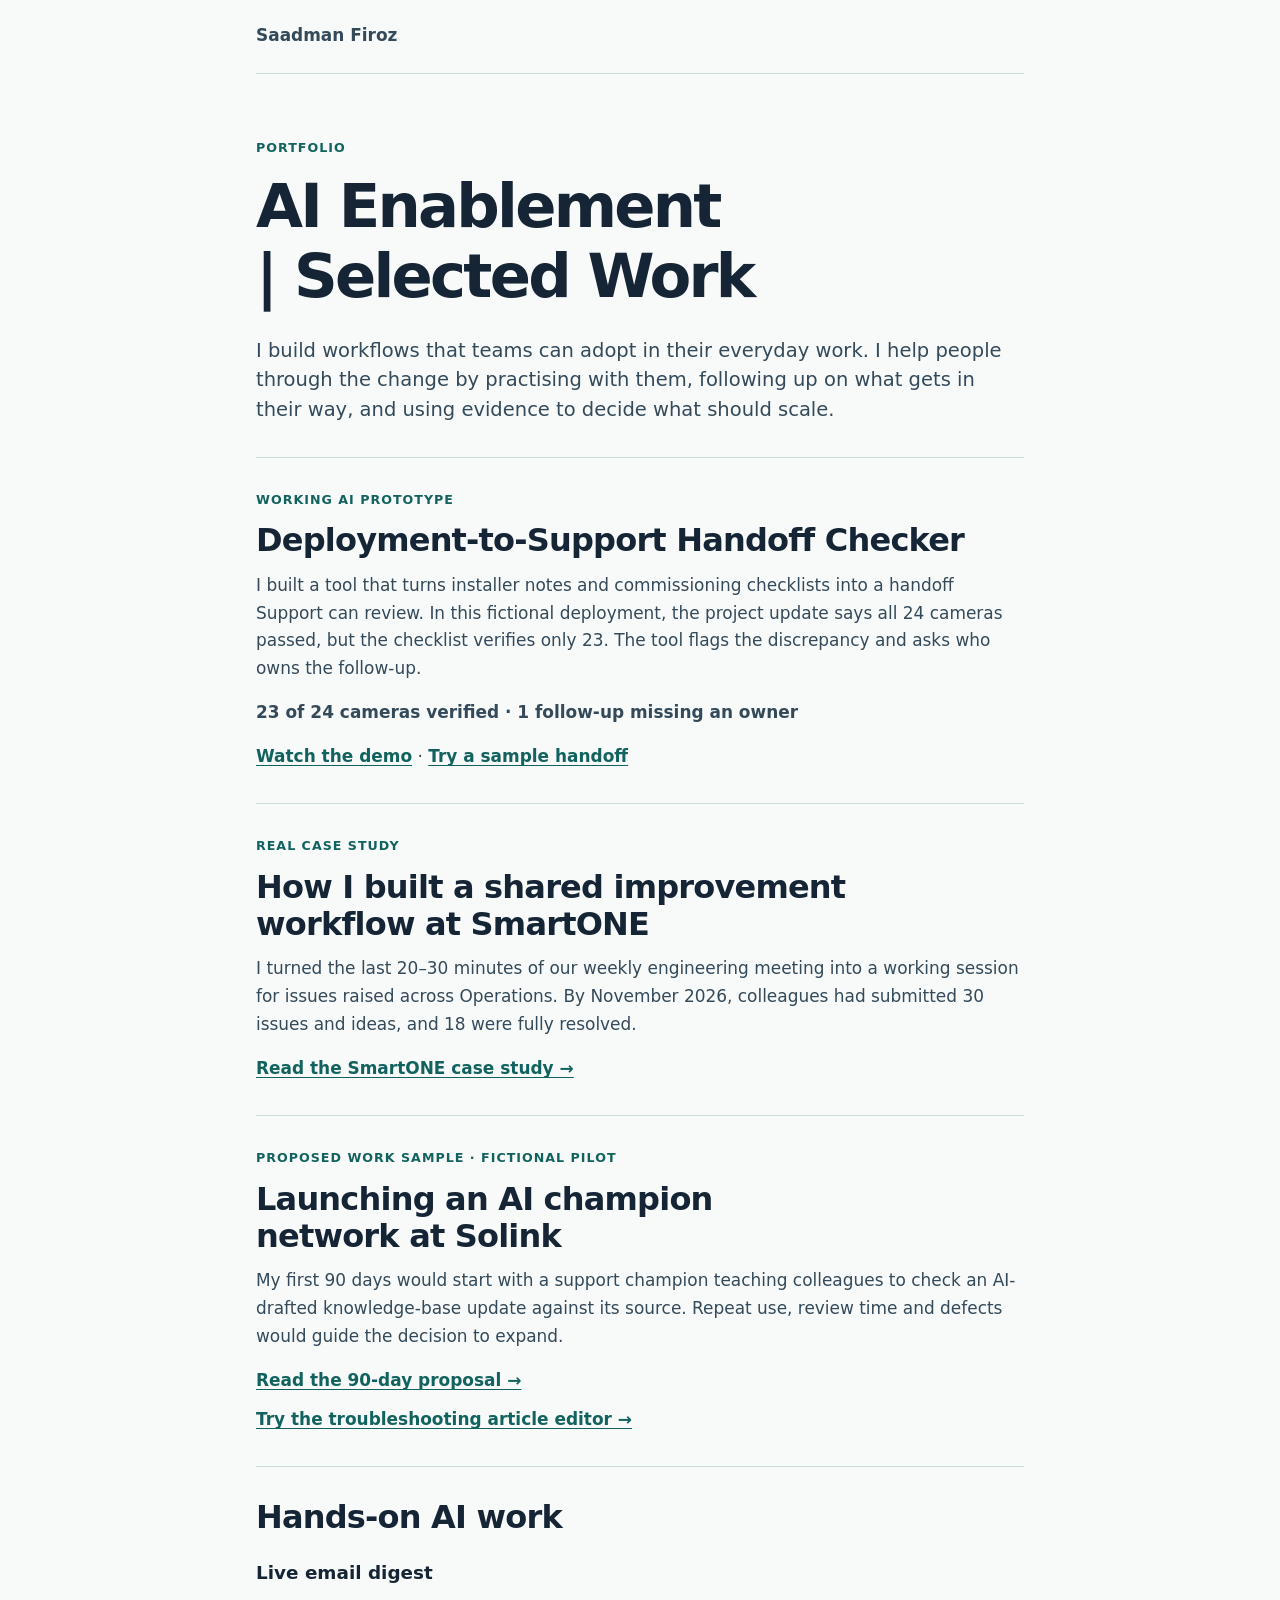
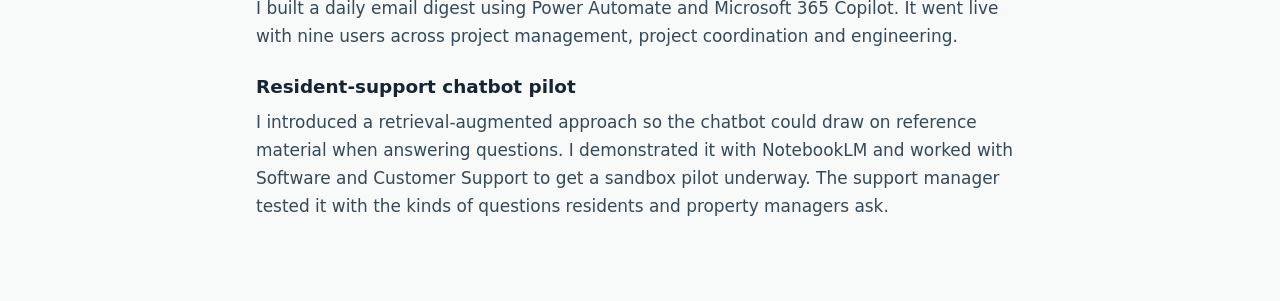
<file: index.html>
<!doctype html>
<html lang="en">
<head>
<meta charset="utf-8">
<meta name="viewport" content="width=device-width, initial-scale=1">
<title>AI Enablement | Selected Work | Saadman Firoz</title>
<link rel="stylesheet" href="./style.css">
</head>
<body>
<a class="skip" href="#main">Skip to content</a>
<header><span>Saadman Firoz</span></header>
<main id="main"><p class="label">Portfolio</p>
<h1>AI Enablement | Selected Work</h1>

<p class="intro">I build workflows that teams can adopt in their everyday work. I help people through the change by practising with them, following up on what gets in their way, and using evidence to decide what should scale.</p>
<section><p class="label">Working AI prototype</p><h2>Deployment-to-Support Handoff Checker</h2>
<p>I built a tool that turns installer notes and commissioning checklists into a handoff Support can review. In this fictional deployment, the project update says all 24 cameras passed, but the checklist verifies only 23. The tool flags the discrepancy and asks who owns the follow-up.</p>
<p><strong>23 of 24 cameras verified · 1 follow-up missing an owner</strong></p>
<p><a href="./handoff/watch.html">Watch the demo</a> · <a href="./handoff/index.html">Try a sample handoff</a></p></section>
<section><p class="label">Real case study</p><h2>How I built a shared improvement workflow at SmartONE</h2>
<p>I turned the last 20–30 minutes of our weekly engineering meeting into a working session for issues raised across Operations. By November 2026, colleagues had submitted 30 issues and ideas, and 18 were fully resolved.</p>
<a href="./shared-improvement-workflow.html">Read the SmartONE case study →</a></section>
<section><p class="label">Proposed work sample · Fictional pilot</p><h2>Launching an AI champion network at Solink</h2>
<p>My first 90 days would start with a support champion teaching colleagues to check an AI-drafted knowledge-base update against its source. Repeat use, review time and defects would guide the decision to expand.</p>
<a href="./ai-champion-network.html">Read the 90-day proposal →</a><p><a href="./troubleshooting-article-editor.html">Try the troubleshooting article editor →</a></p></section>
<section><h2>Hands-on AI work</h2>
<h3>Live email digest</h3><p>I built a daily email digest using Power Automate and Microsoft 365 Copilot. It went live with nine users across project management, project coordination and engineering.</p>
<h3>Resident-support chatbot pilot</h3><p>I introduced a retrieval-augmented approach so the chatbot could draw on reference material when answering questions. I demonstrated it with NotebookLM and worked with Software and Customer Support to get a sandbox pilot underway. The support manager tested it with the kinds of questions residents and property managers ask.</p></section>
</main>
</body></html>
</file>
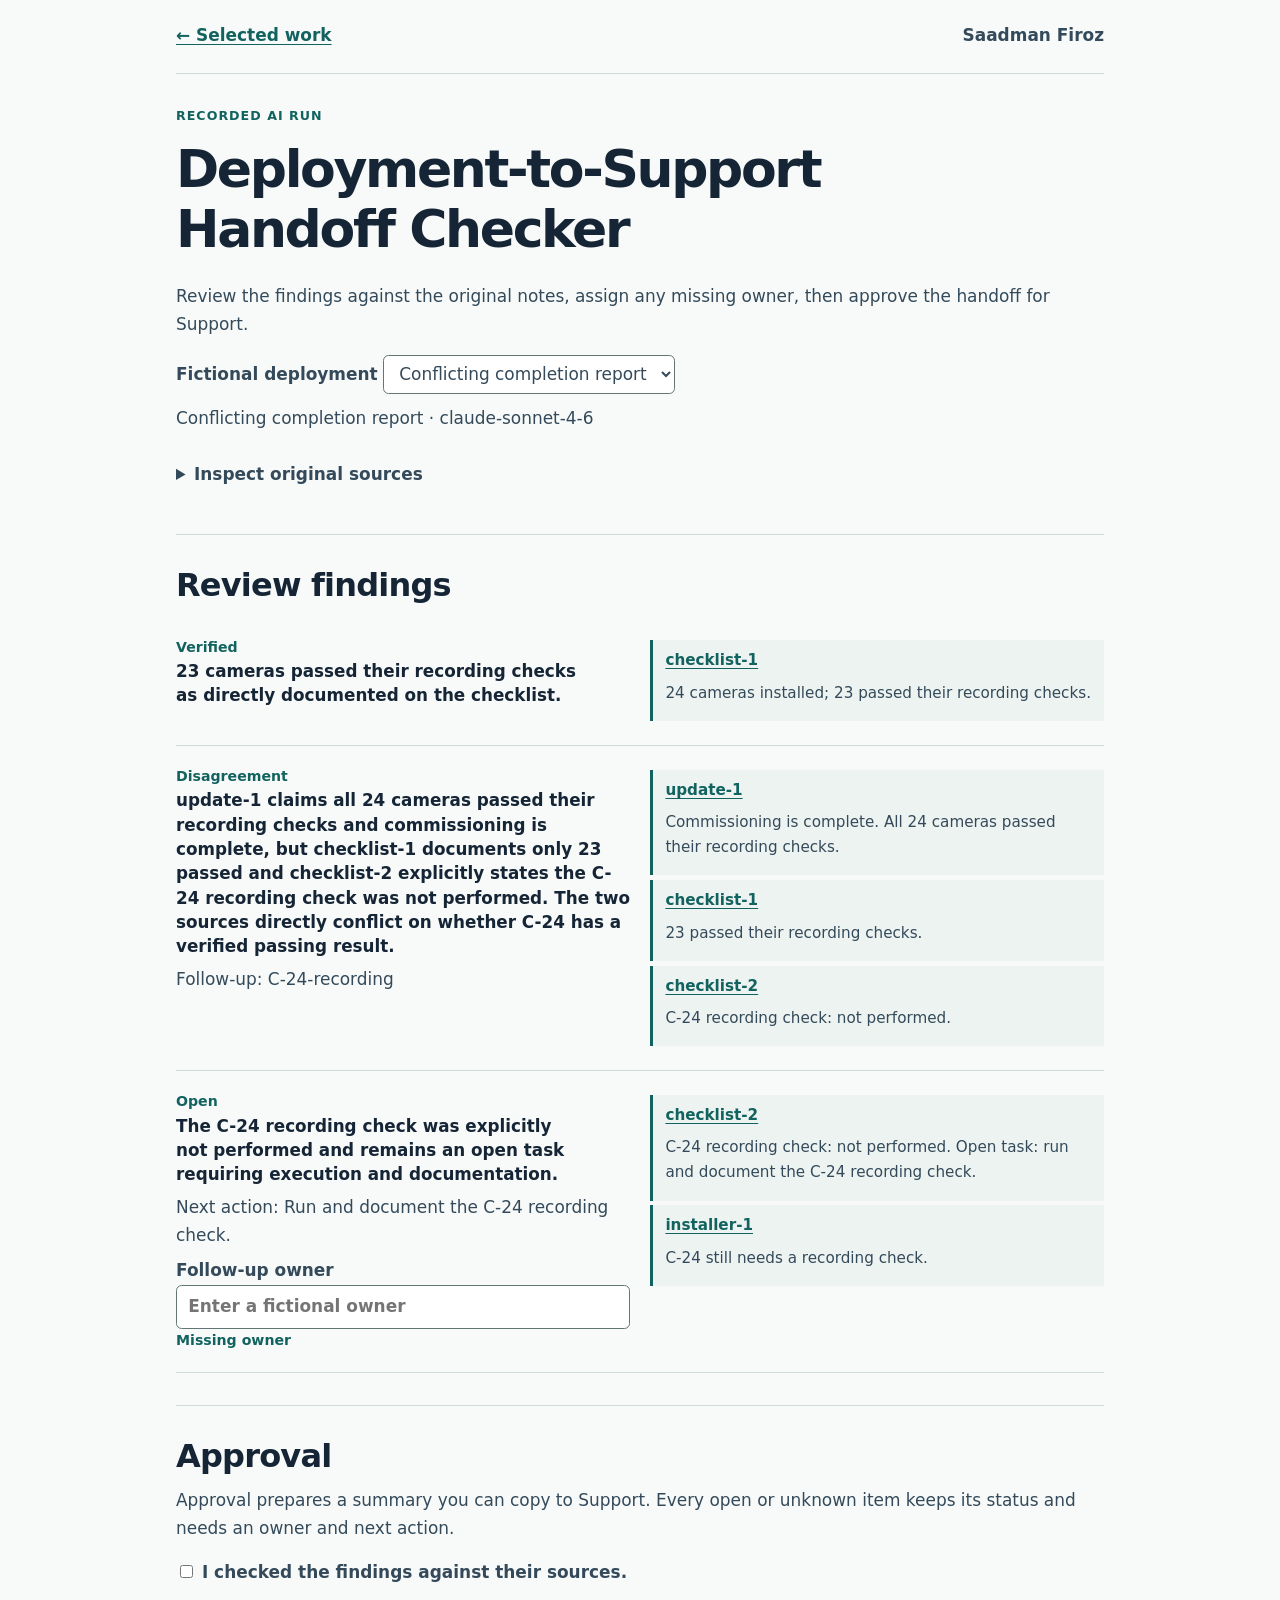
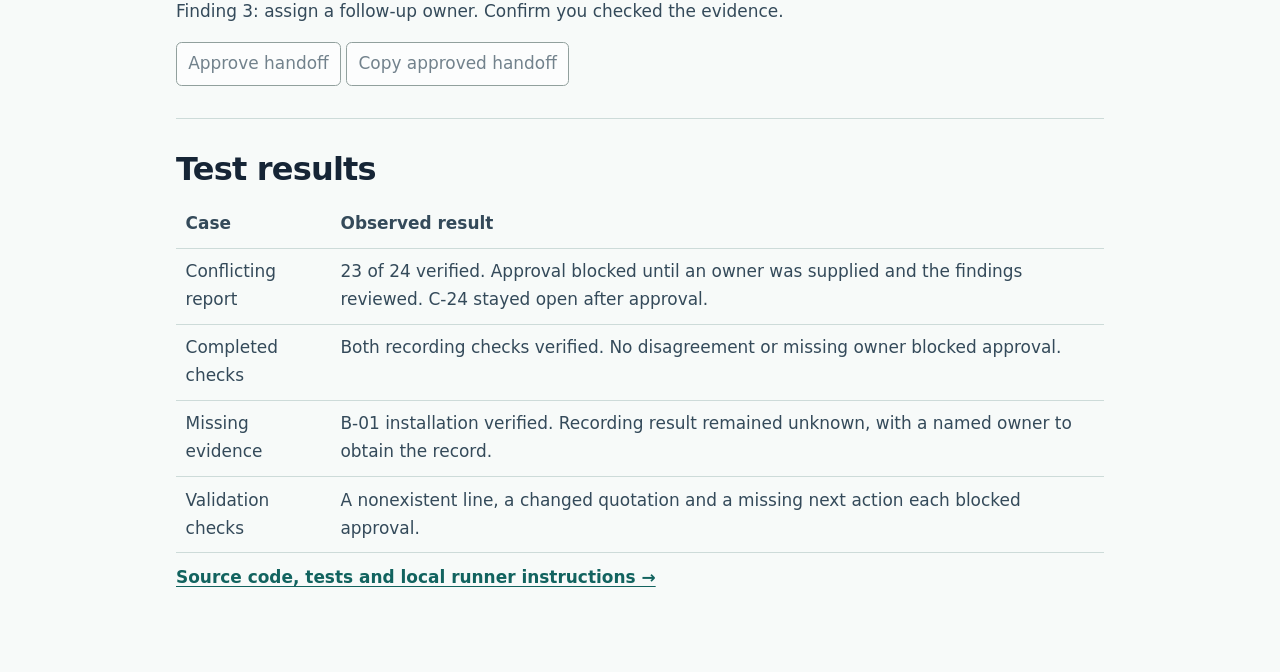
<file: handoff/index.html>
<!doctype html>
<html lang="en"><head><meta charset="utf-8"><meta name="viewport" content="width=device-width,initial-scale=1">
<title>Deployment-to-Support Handoff Checker | Saadman Firoz</title>
<link rel="stylesheet" href="../style.css"><link rel="stylesheet" href="./checker.css"></head>
<body><a class="skip" href="#main">Skip to content</a>
<header><a href="../index.html" id="portfolio">← Selected work</a><span>Saadman Firoz</span></header>
<main id="main"><p class="label" id="mode">Recorded AI run</p><h1>Deployment-to-Support Handoff Checker</h1>
<p>Review the findings against the original notes, assign any missing owner, then approve the handoff for Support.</p>
<label for="cases">Fictional deployment</label> <select id="cases"></select>
<details id="custom" hidden><summary>Paste three sources for a live run</summary>
<form id="form"><p>The local runner sends these notes to the configured model provider.</p>
<label>Installer note<textarea id="installer"></textarea></label><label>Commissioning checklist<textarea id="checklist"></textarea></label><label>Project update<textarea id="update"></textarea></label><button>Extract handoff</button></form></details>
<p id="message" role="status"></p>
<details id="sources"><summary>Inspect original sources</summary><div id="original"></div></details>
<section><h2>Review findings</h2><div id="findings"></div></section>
<section><h2>Approval</h2><p>Approval prepares a summary you can copy to Support. Every open or unknown item keeps its status and needs an owner and next action.</p>
<label><input type="checkbox" id="reviewed"> I checked the findings against their sources.</label>
<p id="gate" role="status"></p><button id="approve" disabled>Approve handoff</button> <button id="copy" disabled>Copy approved handoff</button>
<pre id="output" hidden></pre></section>
<section><h2>Test results</h2><table><thead><tr><th>Case</th><th>Observed result</th></tr></thead><tbody>
<tr><td>Conflicting report</td><td>23 of 24 verified. Approval blocked until an owner was supplied and the findings reviewed. C-24 stayed open after approval.</td></tr>
<tr><td>Completed checks</td><td>Both recording checks verified. No disagreement or missing owner blocked approval.</td></tr>
<tr><td>Missing evidence</td><td>B-01 installation verified. Recording result remained unknown, with a named owner to obtain the record.</td></tr>
<tr><td>Validation checks</td><td>A nonexistent line, a changed quotation and a missing next action each blocked approval.</td></tr>
</tbody></table><p><a href="https://github.com/Sculptron/selected-work-AI-Enablement/tree/main/handoff">Source code, tests and local runner instructions →</a></p></section>
</main><script type="module" src="./app.mjs"></script></body></html>
</file>
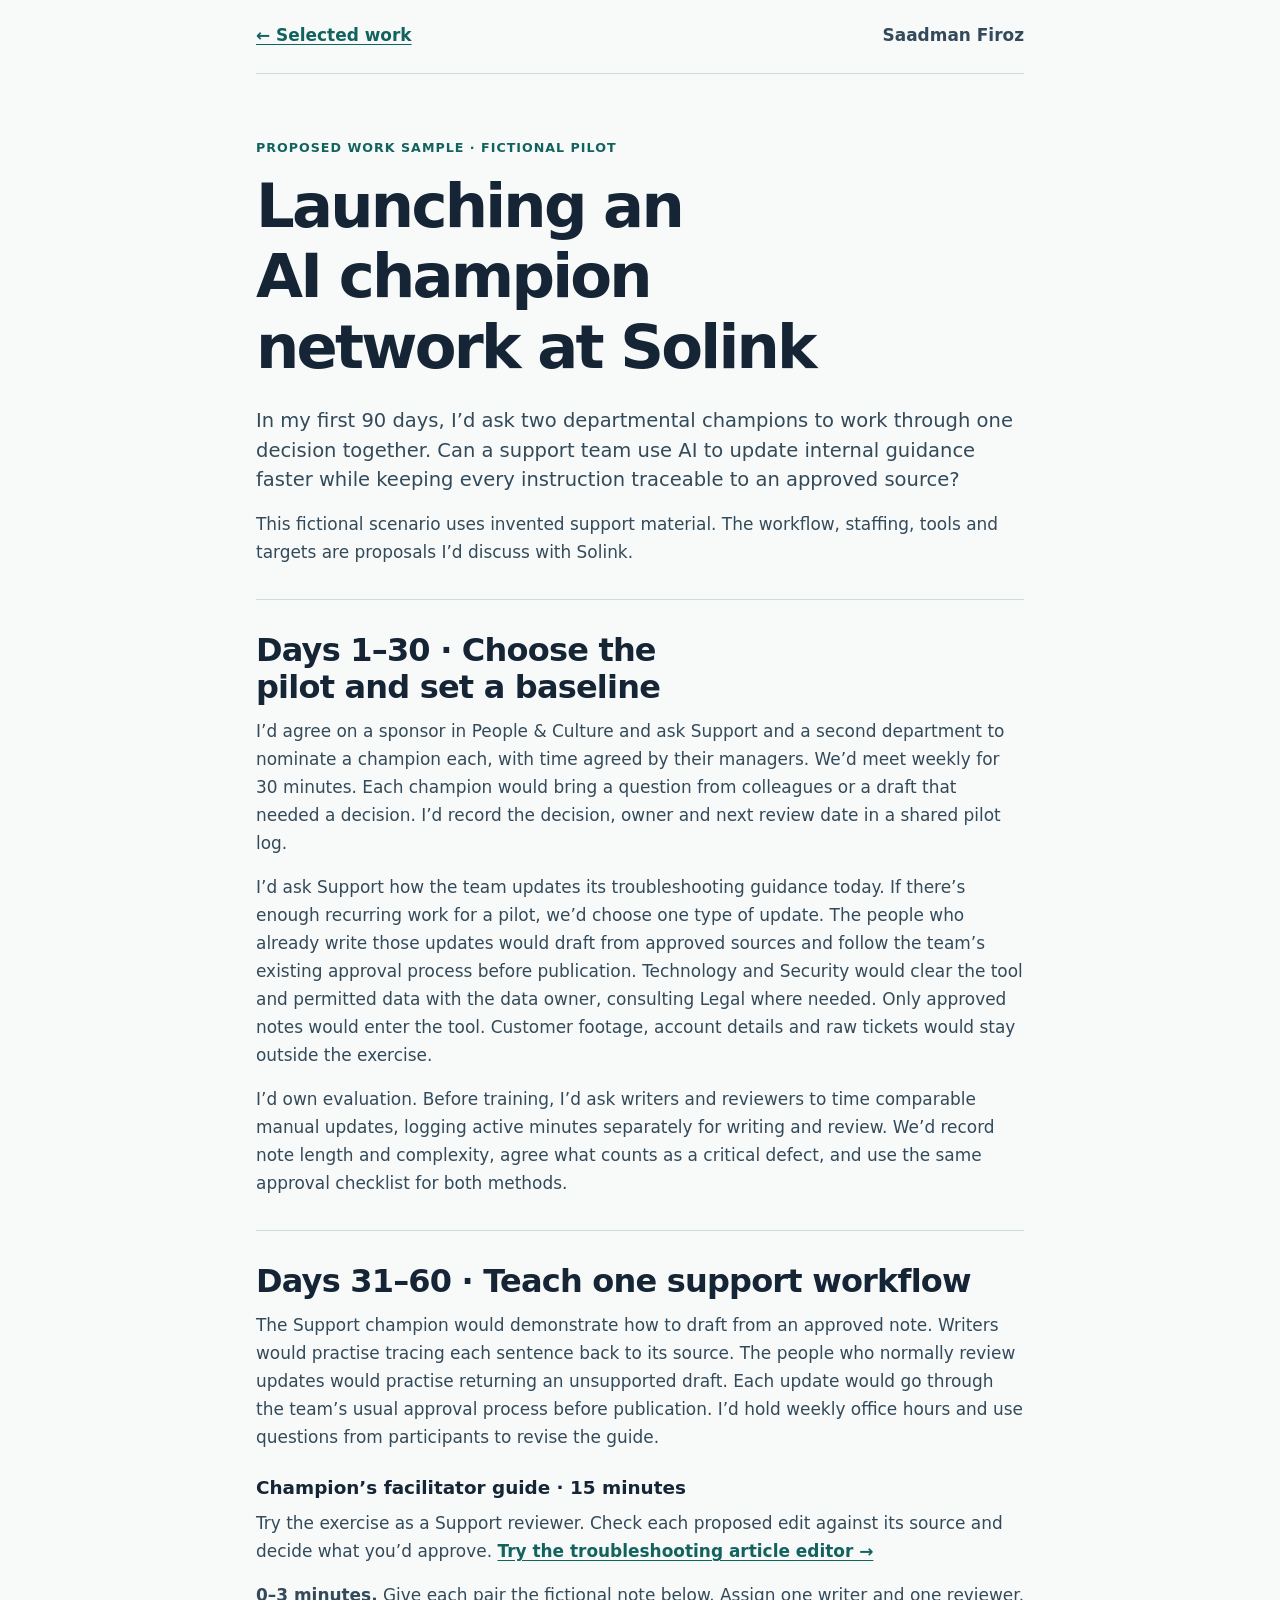
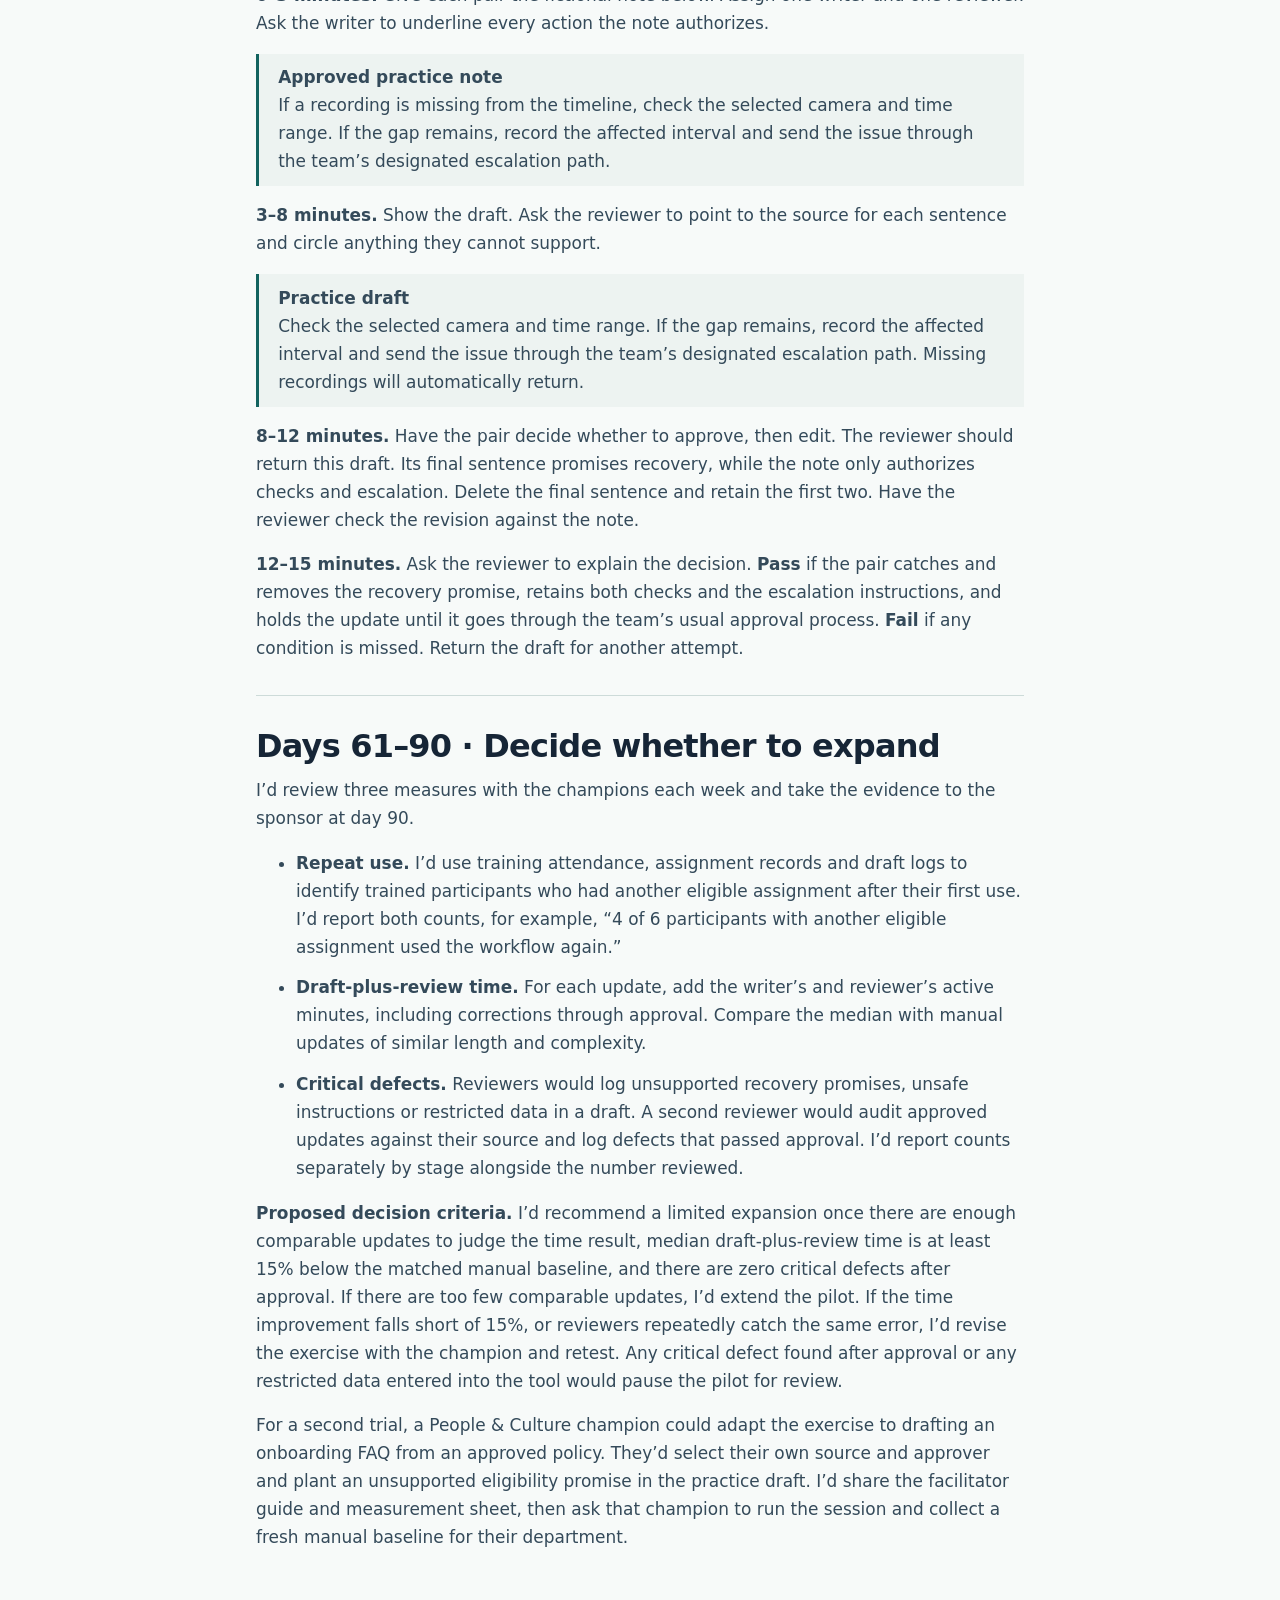
<file: ai-champion-network.html>
<!doctype html>
<html lang="en">
<head>
<meta charset="utf-8">
<meta name="viewport" content="width=device-width, initial-scale=1">
<title>Launching an AI champion network at Solink | Saadman Firoz</title>
<link rel="stylesheet" href="./style.css">
</head>
<body>
<a class="skip" href="#main">Skip to content</a>
<header><a href="./index.html">← Selected work</a><span>Saadman Firoz</span></header>
<main id="main"><p class="label">Proposed work sample · Fictional pilot</p>
<h1>Launching an AI champion network at Solink</h1>

<p class="intro">In my first 90 days, I’d ask two departmental champions to work through one decision together. Can a support team use AI to update internal guidance faster while keeping every instruction traceable to an approved source?</p>
<p>This fictional scenario uses invented support material. The workflow, staffing, tools and targets are proposals I’d discuss with Solink.</p>
<section><h2>Days 1–30 · Choose the pilot and set a baseline</h2>
<p>I’d agree on a sponsor in People &amp; Culture and ask Support and a second department to nominate a champion each, with time agreed by their managers. We’d meet weekly for 30 minutes. Each champion would bring a question from colleagues or a draft that needed a decision. I’d record the decision, owner and next review date in a shared pilot log.</p>
<p>I’d ask Support how the team updates its troubleshooting guidance today. If there’s enough recurring work for a pilot, we’d choose one type of update. The people who already write those updates would draft from approved sources and follow the team’s existing approval process before publication. Technology and Security would clear the tool and permitted data with the data owner, consulting Legal where needed. Only approved notes would enter the tool. Customer footage, account details and raw tickets would stay outside the exercise.</p>
<p>I’d own evaluation. Before training, I’d ask writers and reviewers to time comparable manual updates, logging active minutes separately for writing and review. We’d record note length and complexity, agree what counts as a critical defect, and use the same approval checklist for both methods.</p></section>
<section><h2>Days 31–60 · Teach one support workflow</h2>
<p>The Support champion would demonstrate how to draft from an approved note. Writers would practise tracing each sentence back to its source. The people who normally review updates would practise returning an unsupported draft. Each update would go through the team’s usual approval process before publication. I’d hold weekly office hours and use questions from participants to revise the guide.</p>
<div class="exercise"><h3>Champion’s facilitator guide · 15 minutes</h3>
<p>Try the exercise as a Support reviewer. Check each proposed edit against its source and decide what you’d approve. <a href="./troubleshooting-article-editor.html">Try the troubleshooting article editor →</a></p>
<p><strong>0–3 minutes.</strong> Give each pair the fictional note below. Assign one writer and one reviewer. Ask the writer to underline every action the note authorizes.</p>
<blockquote><b>Approved practice note</b><br>If a recording is missing from the timeline, check the selected camera and time range. If the gap remains, record the affected interval and send the issue through the team’s designated escalation path.</blockquote>
<p><strong>3–8 minutes.</strong> Show the draft. Ask the reviewer to point to the source for each sentence and circle anything they cannot support.</p>
<blockquote><b>Practice draft</b><br>Check the selected camera and time range. If the gap remains, record the affected interval and send the issue through the team’s designated escalation path. Missing recordings will automatically return.</blockquote>
<p><strong>8–12 minutes.</strong> Have the pair decide whether to approve, then edit. The reviewer should return this draft. Its final sentence promises recovery, while the note only authorizes checks and escalation. Delete the final sentence and retain the first two. Have the reviewer check the revision against the note.</p>
<p><strong>12–15 minutes.</strong> Ask the reviewer to explain the decision. <strong>Pass</strong> if the pair catches and removes the recovery promise, retains both checks and the escalation instructions, and holds the update until it goes through the team’s usual approval process. <strong>Fail</strong> if any condition is missed. Return the draft for another attempt.</p></div></section>
<section><h2>Days 61–90 · Decide whether to expand</h2>
<p>I’d review three measures with the champions each week and take the evidence to the sponsor at day 90.</p>
<ul><li><strong>Repeat use.</strong> I’d use training attendance, assignment records and draft logs to identify trained participants who had another eligible assignment after their first use. I’d report both counts, for example, “4 of 6 participants with another eligible assignment used the workflow again.”</li>
<li><strong>Draft-plus-review time.</strong> For each update, add the writer’s and reviewer’s active minutes, including corrections through approval. Compare the median with manual updates of similar length and complexity.</li>
<li><strong>Critical defects.</strong> Reviewers would log unsupported recovery promises, unsafe instructions or restricted data in a draft. A second reviewer would audit approved updates against their source and log defects that passed approval. I’d report counts separately by stage alongside the number reviewed.</li></ul>
<p><strong>Proposed decision criteria.</strong> I’d recommend a limited expansion once there are enough comparable updates to judge the time result, median draft-plus-review time is at least 15% below the matched manual baseline, and there are zero critical defects after approval. If there are too few comparable updates, I’d extend the pilot. If the time improvement falls short of 15%, or reviewers repeatedly catch the same error, I’d revise the exercise with the champion and retest. Any critical defect found after approval or any restricted data entered into the tool would pause the pilot for review.</p>
<p>For a second trial, a People &amp; Culture champion could adapt the exercise to drafting an onboarding FAQ from an approved policy. They’d select their own source and approver and plant an unsupported eligibility promise in the practice draft. I’d share the facilitator guide and measurement sheet, then ask that champion to run the session and collect a fresh manual baseline for their department.</p></section>
</main>
</body></html>
</file>
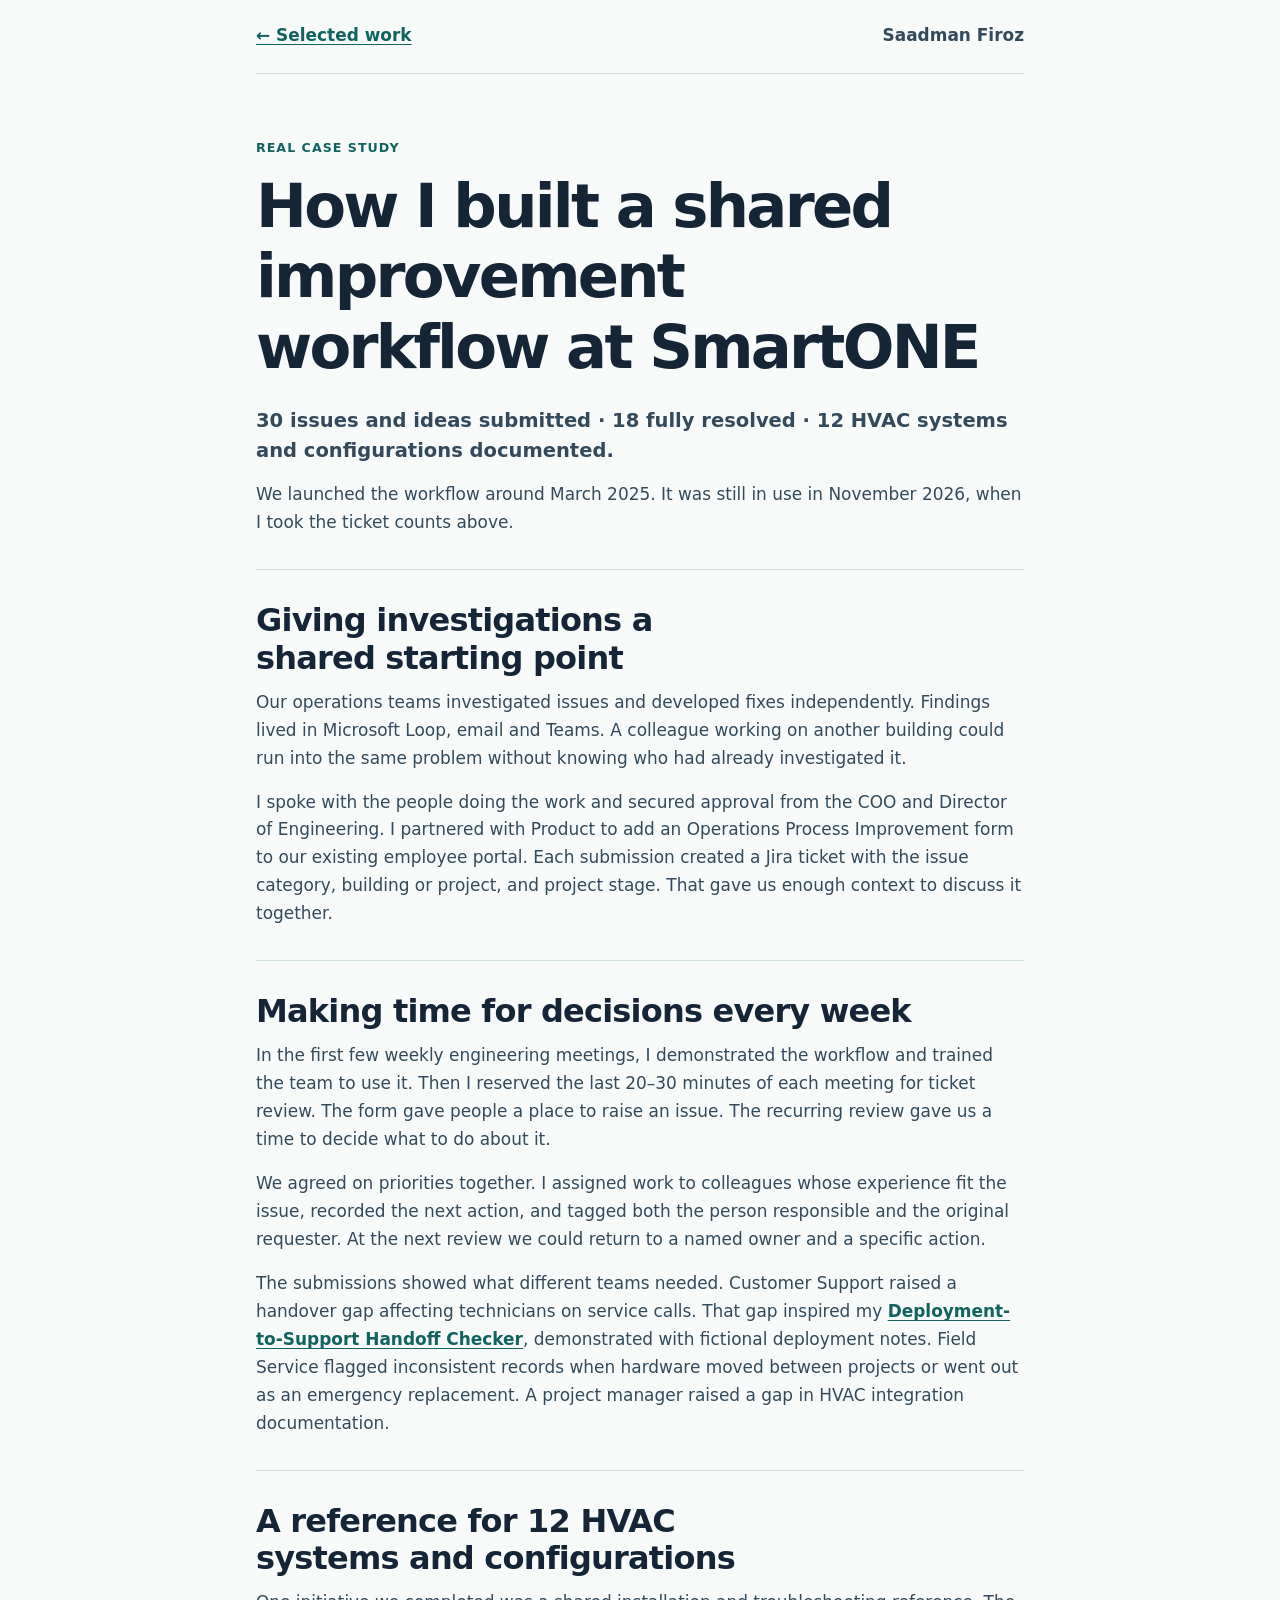
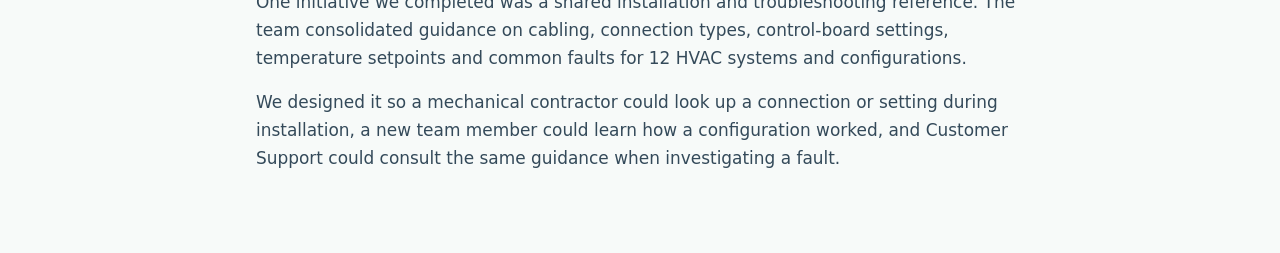
<file: shared-improvement-workflow.html>
<!doctype html>
<html lang="en">
<head>
<meta charset="utf-8">
<meta name="viewport" content="width=device-width, initial-scale=1">
<title>How I built a shared improvement workflow at SmartONE | Saadman Firoz</title>
<link rel="stylesheet" href="./style.css">
</head>
<body>
<a class="skip" href="#main">Skip to content</a>
<header><a href="./index.html">← Selected work</a><span>Saadman Firoz</span></header>
<main id="main"><p class="label">Real case study</p>
<h1>How I built a shared improvement workflow at SmartONE</h1>

<p class="intro"><strong>30 issues and ideas submitted · 18 fully resolved · 12 HVAC systems and configurations documented.</strong></p>
<p>We launched the workflow around March 2025. It was still in use in November 2026, when I took the ticket counts above.</p>
<section><h2>Giving investigations a shared starting point</h2>
<p>Our operations teams investigated issues and developed fixes independently. Findings lived in Microsoft Loop, email and Teams. A colleague working on another building could run into the same problem without knowing who had already investigated it.</p>
<p>I spoke with the people doing the work and secured approval from the COO and Director of Engineering. I partnered with Product to add an Operations Process Improvement form to our existing employee portal. Each submission created a Jira ticket with the issue category, building or project, and project stage. That gave us enough context to discuss it together.</p></section>
<section><h2>Making time for decisions every week</h2>
<p>In the first few weekly engineering meetings, I demonstrated the workflow and trained the team to use it. Then I reserved the last 20–30 minutes of each meeting for ticket review. The form gave people a place to raise an issue. The recurring review gave us a time to decide what to do about it.</p>
<p>We agreed on priorities together. I assigned work to colleagues whose experience fit the issue, recorded the next action, and tagged both the person responsible and the original requester. At the next review we could return to a named owner and a specific action.</p>
<p>The submissions showed what different teams needed. Customer Support raised a handover gap affecting technicians on service calls. That gap inspired my <a href="./handoff/index.html">Deployment-to-Support Handoff Checker</a>, demonstrated with fictional deployment notes. Field Service flagged inconsistent records when hardware moved between projects or went out as an emergency replacement. A project manager raised a gap in HVAC integration documentation.</p></section>
<section><h2>A reference for 12 HVAC systems and configurations</h2>
<p>One initiative we completed was a shared installation and troubleshooting reference. The team consolidated guidance on cabling, connection types, control-board settings, temperature setpoints and common faults for 12 HVAC systems and configurations.</p>
<p>We designed it so a mechanical contractor could look up a connection or setting during installation, a new team member could learn how a configuration worked, and Customer Support could consult the same guidance when investigating a fault.</p></section>
</main>
</body></html>
</file>
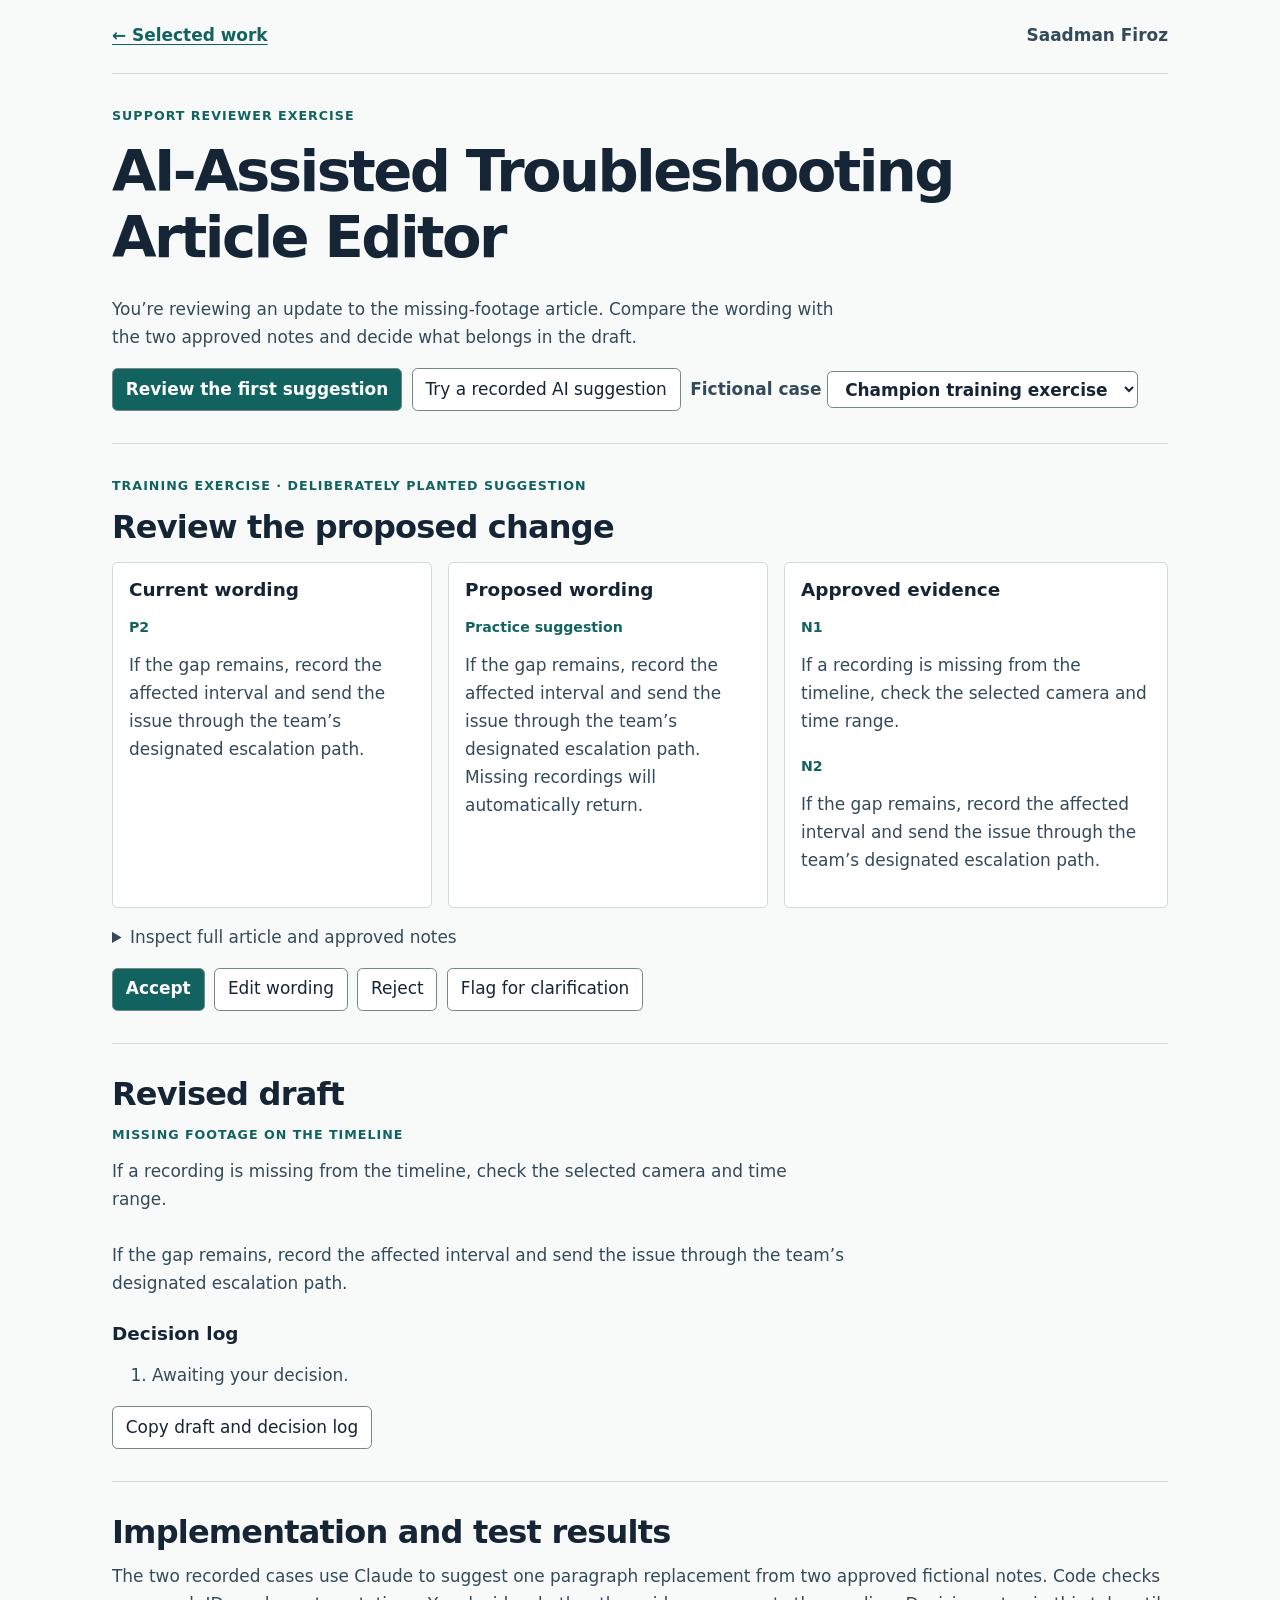
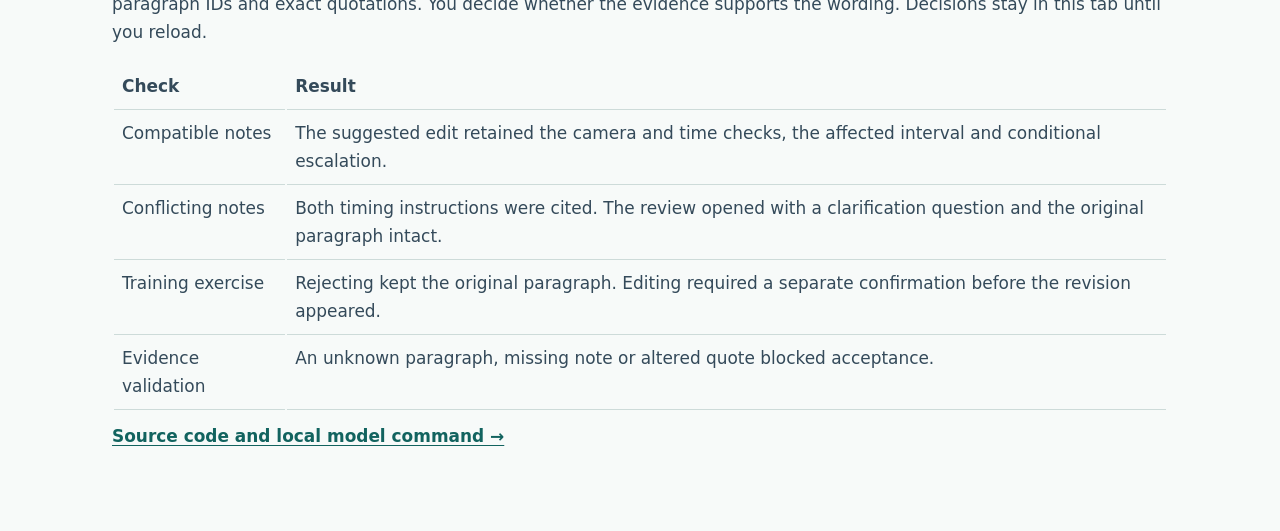
<file: troubleshooting-article-editor.html>
<!doctype html>
<html lang="en"><head><meta charset="utf-8"><meta name="viewport" content="width=device-width, initial-scale=1"><title>AI-Assisted Troubleshooting Article Editor | Saadman Firoz</title>
<link rel="stylesheet" href="./style.css"><link rel="stylesheet" href="./editor/editor.css"></head>
<body><a class="skip" href="#main">Skip to content</a><header><a href="./index.html">← Selected work</a><span>Saadman Firoz</span></header>
<main id="main"><p class="label">Support reviewer exercise</p><h1>AI-Assisted Troubleshooting Article Editor</h1>
<p>You’re reviewing an update to the missing-footage article. Compare the wording with the two approved notes and decide what belongs in the draft.</p>
<div class="tools"><a class="primary" href="#suggestion">Review the first suggestion</a><button id="recorded" type="button">Try a recorded AI suggestion</button><label>Fictional case <select id="cases" aria-label="Fictional case"></select></label></div>
<section id="suggestion" tabindex="-1"><p class="label" id="origin"></p><h2>Review the proposed change</h2>
<div class="compare"><div><h3>Current wording</h3><small id="target"></small><p id="current"></p></div>
<div><h3>Proposed wording</h3><small id="version"></small><p id="proposed"></p></div>
<div><h3>Approved evidence</h3><div id="quotes"></div></div></div>
<details><summary>Inspect full article and approved notes</summary><dl id="original"></dl></details>
<p id="warning" role="status"></p>
<div class="tools"><button id="accept" class="primary">Accept</button><button id="edit">Edit wording</button><button id="reject">Reject</button><button id="flag">Flag for clarification</button></div>
<form id="change" hidden><label for="entry" id="prompt"></label><textarea id="entry" rows="4" required></textarea><button id="confirm" class="primary"></button> <button type="button" id="cancel">Cancel</button></form>
<p id="feedback" role="status"></p>
</section>
<section><h2>Revised draft</h2><p class="label">Missing footage on the timeline</p><div id="draft"></div>
<p id="question"></p><h3>Decision log</h3><ol id="log"></ol><button id="copy">Copy draft and decision log</button> <span id="copied" role="status"></span></section>
<section><h2>Implementation and test results</h2><p>The two recorded cases use Claude to suggest one paragraph replacement from two approved fictional notes. Code checks paragraph IDs and exact quotations. You decide whether the evidence supports the wording. Decisions stay in this tab until you reload.</p>
<table><thead><tr><th>Check</th><th>Result</th></tr></thead><tbody><tr><td>Compatible notes</td><td>The suggested edit retained the camera and time checks, the affected interval and conditional escalation.</td></tr>
<tr><td>Conflicting notes</td><td>Both timing instructions were cited. The review opened with a clarification question and the original paragraph intact.</td></tr>
<tr><td>Training exercise</td><td>Rejecting kept the original paragraph. Editing required a separate confirmation before the revision appeared.</td></tr>
<tr><td>Evidence validation</td><td>An unknown paragraph, missing note or altered quote blocked acceptance.</td></tr></tbody></table>
<p><a href="https://github.com/Sculptron/selected-work-AI-Enablement/tree/main/editor">Source code and local model command →</a></p></section></main>
<script type="module" src="./editor/app.mjs"></script></body></html>
</file>
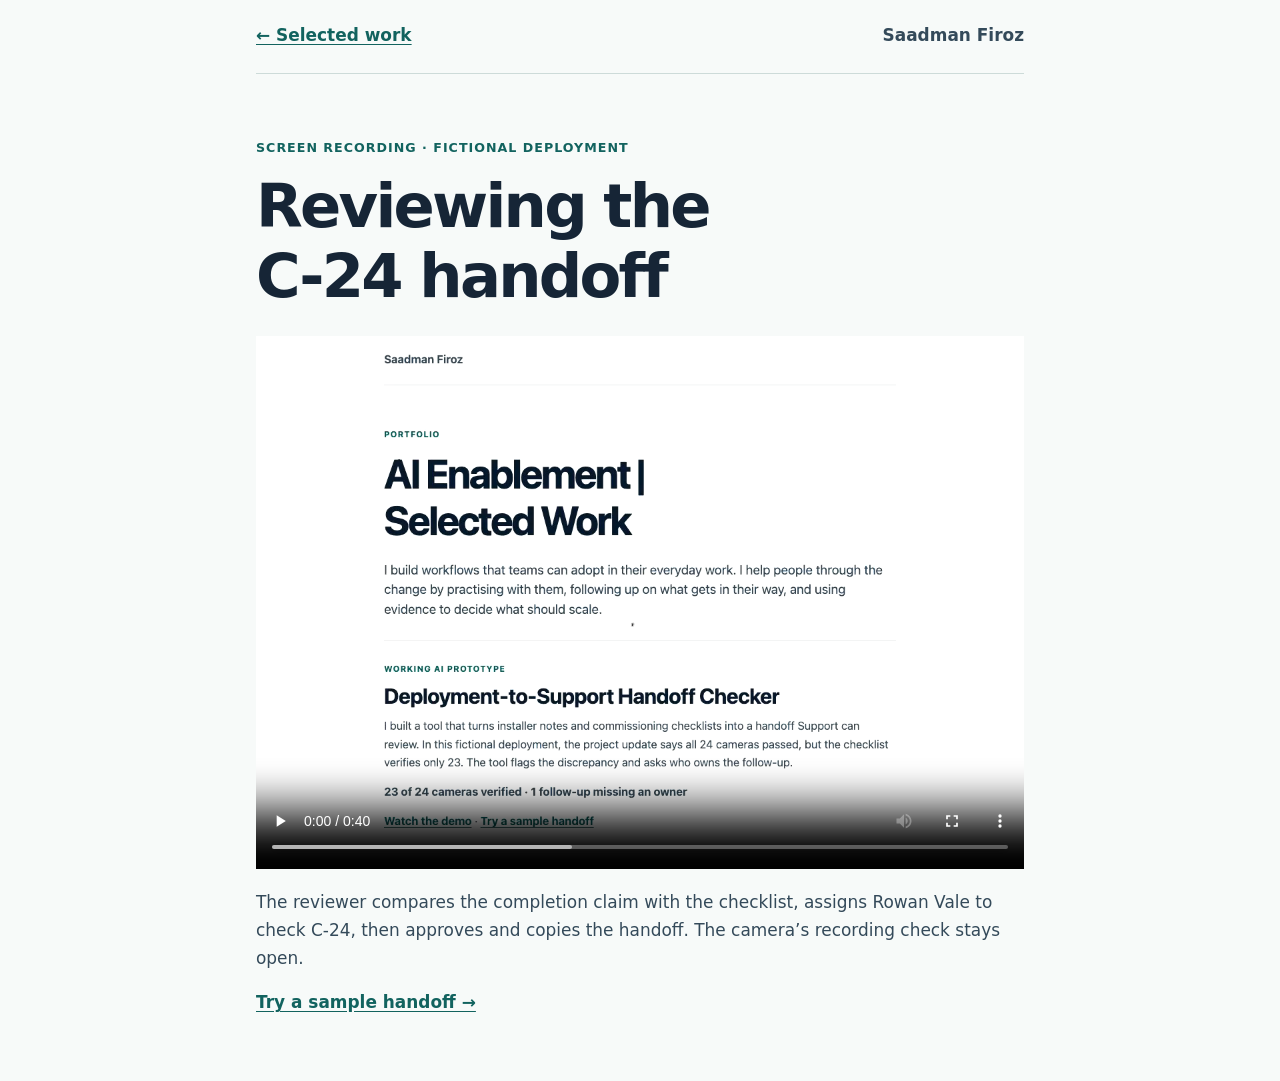
<file: handoff/watch.html>
<!doctype html>
<html lang="en"><head><meta charset="utf-8"><meta name="viewport" content="width=device-width,initial-scale=1"><title>Handoff checker walkthrough | Saadman Firoz</title><link rel="stylesheet" href="../style.css"></head>
<body><header><a href="../index.html">← Selected work</a><span>Saadman Firoz</span></header><main><p class="label">Screen recording · Fictional deployment</p><h1>Reviewing the C-24 handoff</h1>
<video controls playsinline preload="metadata" style="width:100%;height:auto" src="./demo.webm" aria-label="Silent screen recording of the C-24 review"></video>
<p>The reviewer compares the completion claim with the checklist, assigns Rowan Vale to check C-24, then approves and copies the handoff. The camera’s recording check stays open.</p>
<a href="./index.html">Try a sample handoff →</a></main></body></html>
</file>
<file: style.css>
:root { color-scheme:light; --paper:#f7faf9; --ink:#162536; --text:#344a5a; --teal:#12635f; --line:#cddbd9; }
* { box-sizing:border-box; }
body { margin:auto; width:min(100% - 2.5rem,48rem); background:var(--paper); color:var(--text); font:1.06rem/1.65 system-ui,sans-serif; }
header { display:flex; justify-content:space-between; border-bottom:1px solid var(--line); padding:1.4rem 0; font-weight:650; }
main { padding:clamp(2rem,6vw,4rem) 0 4rem; }
h1,h2,h3 { color:var(--ink); line-height:1.16; text-wrap:balance; }
h1 { font-size:clamp(2.3rem,6vw,3.8rem); letter-spacing:-.045em; margin:.75rem 0 1.5rem; }
h2 { font-size:clamp(1.5rem,4vw,2rem); letter-spacing:-.025em; margin:0 0 .75rem; }
h3 { font-size:1.15rem; margin:1.6rem 0 .3rem; }
p { margin:.7rem 0 1rem; }
.intro { font-size:1.22rem; line-height:1.52; }
.label { color:var(--teal); font-size:.79rem; font-weight:750; letter-spacing:.08em; text-transform:uppercase; margin:0 0 .75rem; }
section { margin-top:2rem; border-top:1px solid var(--line); padding-top:2rem; }
a { color:var(--teal); font-weight:680; text-underline-offset:.2em; }
a:focus-visible { outline:3px solid var(--teal); outline-offset:4px; }
.skip { position:absolute; left:-10000px; }
.skip:focus { left:1rem; top:.5rem; background:white; padding:.5rem; }
blockquote { margin:1rem 0; padding:.65rem 1.2rem; border-left:3px solid var(--teal); background:#edf3f1; }
li { margin-bottom:.8rem; }
@page { margin:17mm; }
@media print {
 body { width:auto; background:white; color:black; font:10.5pt/1.38 system-ui,sans-serif; }
 header { padding:0 0 5pt; } header a,.skip { display:none; }
 main { padding:10pt 0 0; } h1 { font-size:24pt; margin:4pt 0 8pt; }
 h2 { font-size:16pt; } h3 { font-size:12pt; } .intro { font-size:12pt; }
 p,li { margin:4pt 0 6pt; orphans:3; widows:3; }
 section { margin-top:10pt; padding-top:9pt; }
 h1,h2,h3,.label { break-after:avoid; }
 blockquote,li { break-inside:avoid; }
}
</file>
<file: handoff/checker.css>
body {width:min(100% - 2.5rem,58rem)}
main {padding-top:2rem}
h1 {font-size:clamp(2rem,5vw,3.25rem)}
button,select,input,textarea {font:inherit;color:inherit}
button,select,.owner,textarea {border:1px solid #627773;border-radius:.35rem;background:white;padding:.45rem .7rem;max-width:100%}
button:not(:disabled),summary {cursor:pointer}
button:not(:disabled) {background:#12635f;color:white}
button:disabled {opacity:.68}
:focus-visible {outline:3px solid #12635f;outline-offset:2px}
details {padding:.8rem 0}
summary,label {font-weight:650}
textarea, .owner {display:block;width:100%}
textarea {min-height:5rem}
.finding {padding:1.2rem 0;border-bottom:1px solid var(--line);display:grid;grid-template-columns:1fr 1fr;gap:1.2rem}
.finding h3 {font-size:1.05rem;line-height:1.45;margin:0}
.finding p {margin:.45rem 0}
blockquote {margin:.3rem 0;padding:.5rem .8rem;font-size:.95rem}
small {display:block;font-weight:650;color:var(--teal)}
pre {white-space:pre-wrap;overflow-wrap:anywhere;background:#edf3f1;padding:1rem;font:inherit}
th,td {text-align:left;vertical-align:top;padding:.6rem;border-bottom:1px solid var(--line)}
table {border-collapse:collapse}
@media(max-width:640px){.finding{grid-template-columns:1fr;gap:.4rem}select{display:block}button{margin-bottom:.5rem}}
</file>
<file: editor/editor.css>
body {width:min(100% - 2.5rem,66rem)}
main {padding-top:2rem}
h1 {font-size:clamp(2.2rem,5vw,3.6rem);max-width:25ch}
main>p {max-width:70ch}
.compare {display:grid;grid-template-columns:1fr 1fr 1.2fr;gap:1rem;margin:1rem 0}
.compare>div {padding:1rem;background:white;border:1px solid var(--line);border-radius:.35rem}
.compare h3 {margin:0 0 .8rem}
small,.label {color:var(--teal);font-weight:700}
.tools {display:flex;flex-wrap:wrap;gap:.6rem;align-items:center}
button,select,textarea,.primary {font:inherit;border:1px solid #738882;border-radius:.35rem;padding:.4rem .8rem;background:white;color:var(--ink)}
button:not(:disabled),summary {cursor:pointer}
.primary {background:var(--teal);color:white;font-weight:650;text-decoration:none}
button:disabled {opacity:.5;cursor:default}
:focus-visible {outline:3px solid var(--teal);outline-offset:3px}
label,dt {font-weight:650}
textarea {width:100%;display:block;margin:.5rem 0}
select {max-width:100%}dd {margin:0 0 .7rem}
form,#feedback:not(:empty),#question:not(:empty) {background:#edf3f1;padding:.8rem 1rem;margin:.8rem 0}
td,th {text-align:left;padding:.5rem;vertical-align:top;border-bottom:1px solid var(--line)}
#draft {white-space:pre-wrap;max-width:68ch}
@media(max-width:720px){.compare{grid-template-columns:1fr}.tools label,select{display:block}}
</file>
